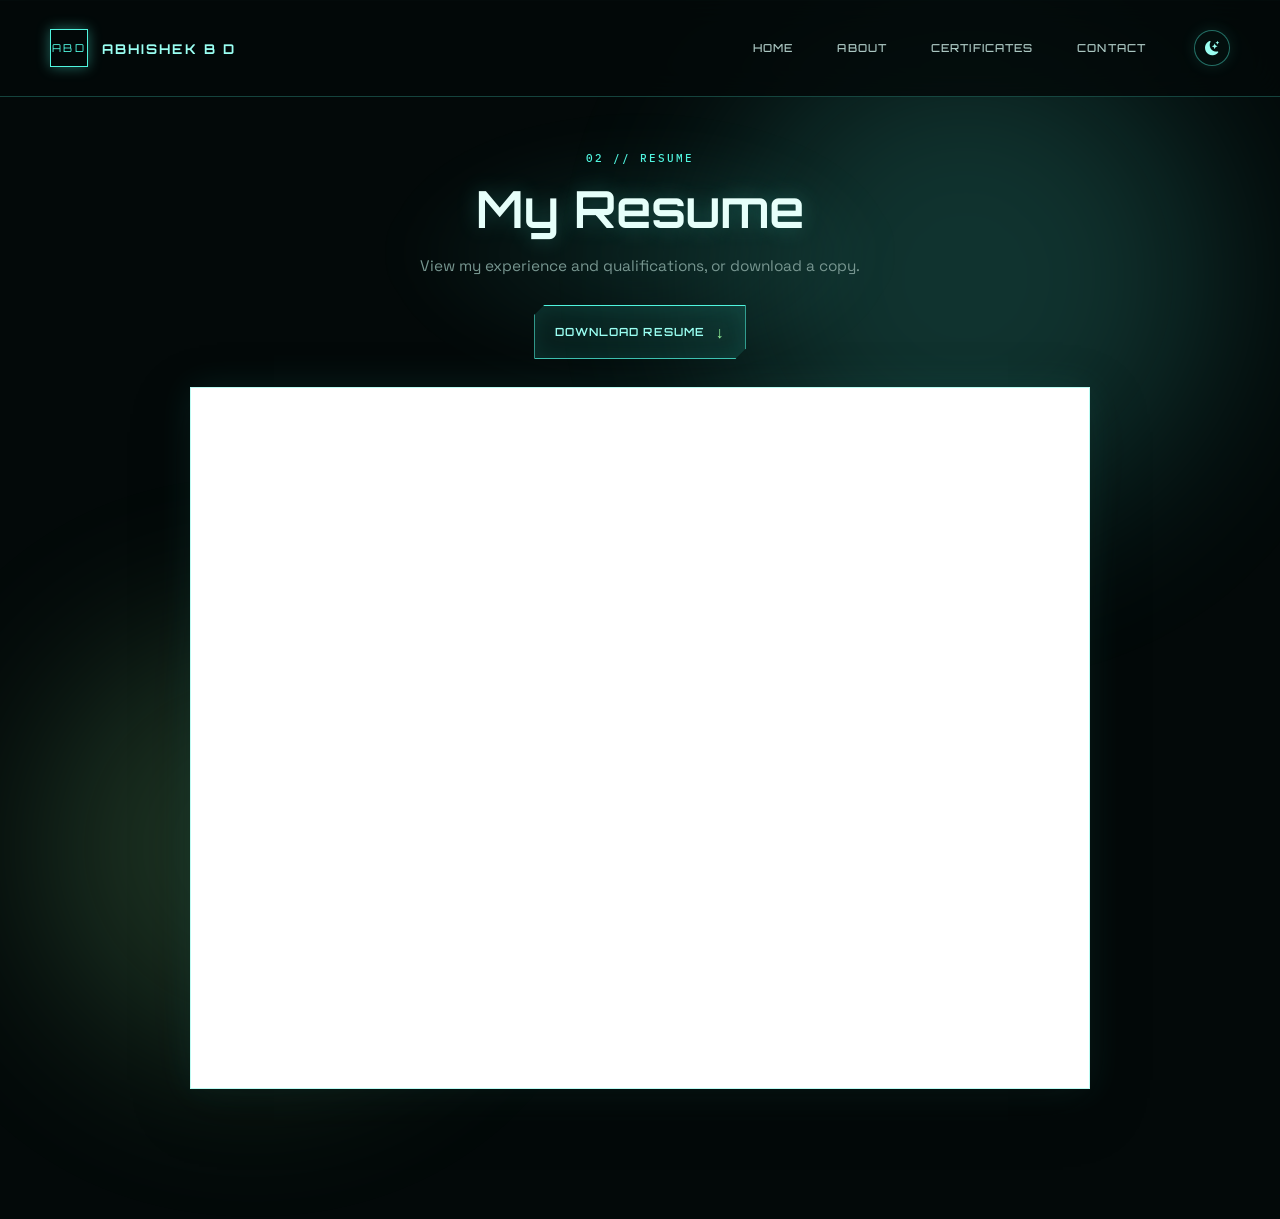
<file: pages/resume.html>
<!DOCTYPE html>
<html lang="en" class="dark" data-theme="dark">
<head>
    <meta charset="UTF-8" />
    <meta name="viewport" content="width=device-width, initial-scale=1.0" />
    <meta name="description" content="View and download Abhishek B D's resume." />
    <title>Resume | Abhishek B D</title>
    <link rel="stylesheet" href="../assets/css/style.css" />
    <link rel="stylesheet" href="../assets/css/responsive.css" />
    <link rel="stylesheet" href="../assets/css/light-mode.css" />
    <link rel="stylesheet" href="../assets/css/effects.css?v=3" />
    <link rel="stylesheet" href="../assets/css/resume.css" />
    <link rel="stylesheet" href="https://cdn.jsdelivr.net/npm/bootstrap-icons@1.11.3/font/bootstrap-icons.min.css" />
</head>
<body>
    <header class="site-header scrolled">
        <nav class="navbar container" aria-label="Primary navigation">
            <a class="brand" href="../index.html"><span class="brand-mark">ABD</span><span class="brand-name">ABHISHEK B D</span></a>
            <div class="nav-panel">
                <ul class="nav-links">
                    <li><a class="nav-link" href="../index.html">HOME</a></li>
                    <li><a class="nav-link" href="about.html">ABOUT</a></li>
                    <li><a class="nav-link" href="certificates.html">CERTIFICATES</a></li>
                    <li><a class="nav-link" href="contact.html">CONTACT</a></li>
                </ul>
                <div class="nav-actions"><button class="theme-toggle" id="themeToggle" type="button" aria-label="Toggle light mode" aria-pressed="false"><i class="bi bi-moon-stars-fill" aria-hidden="true"></i></button></div>
            </div>
        </nav>
    </header>
    <main class="portfolio-section standalone-page resume-page">
        <div class="container section-container">
            <div class="section-heading reveal">
                <p class="section-kicker">02 // RESUME</p>
                <h1>My Resume</h1>
                <p>View my experience and qualifications, or download a copy.</p>
            </div>
            <div class="resume-actions">
                <a class="hud-button" href="../assets/resume/Abhishek-B-D-Resume.pdf" download="Abhishek-B-D-Resume.pdf">DOWNLOAD RESUME <b aria-hidden="true">&darr;</b></a>
            </div>
            <div class="resume-preview">
                <iframe src="../assets/resume/Abhishek-B-D-Resume.pdf" title="Abhishek B D resume preview"></iframe>
            </div>
        </div>
    </main>
    <script src="../assets/js/theme.js" defer></script>
</body>
</html>
</file>
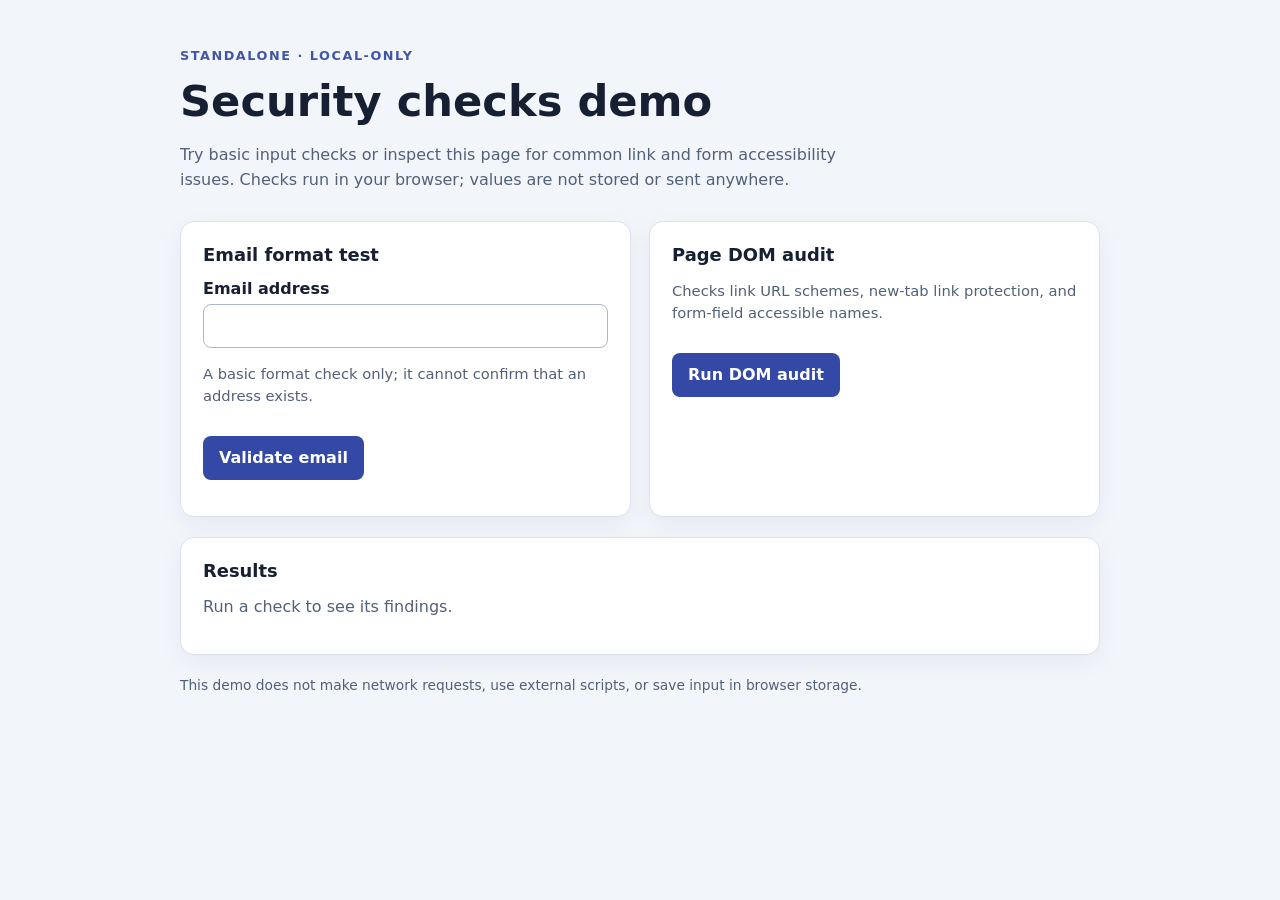
<file: security-module/security-demo.html>
<!doctype html>
<html lang="en">
<head>
  <meta charset="utf-8">
  <meta name="viewport" content="width=device-width, initial-scale=1">
  <meta name="referrer" content="no-referrer">
  <title>Local Security Module Demo</title>
  <style>
    :root {
      color-scheme: light;
      font-family: system-ui, -apple-system, BlinkMacSystemFont, "Segoe UI", sans-serif;
      color: #172033;
      background: #f2f5fa;
      font-synthesis: none;
    }

    * { box-sizing: border-box; }
    body { margin: 0; min-width: 320px; }
    main { width: min(920px, calc(100% - 32px)); margin: 48px auto; }
    .eyebrow { color: #4256a5; font-size: .8rem; font-weight: 700; letter-spacing: .12em; text-transform: uppercase; }
    h1 { margin: 8px 0; font-size: clamp(1.8rem, 5vw, 2.7rem); }
    .intro { max-width: 680px; color: #526078; line-height: 1.6; }
    .grid { display: grid; grid-template-columns: repeat(auto-fit, minmax(min(100%, 320px), 1fr)); gap: 18px; margin-top: 28px; }
    section { padding: 22px; border: 1px solid #dce2ed; border-radius: 14px; background: #fff; box-shadow: 0 8px 24px rgb(28 43 77 / 5%); }
    h2 { margin: 0 0 12px; font-size: 1.12rem; }
    label { display: block; margin: 14px 0 6px; font-weight: 650; }
    input { width: 100%; min-height: 44px; padding: 10px 12px; border: 1px solid #aeb8ca; border-radius: 8px; font: inherit; }
    input:focus, button:focus-visible { outline: 3px solid #8aa4ff; outline-offset: 2px; }
    button { min-height: 44px; margin-top: 14px; padding: 10px 16px; border: 0; border-radius: 8px; color: white; background: #3449a5; font: inherit; font-weight: 650; cursor: pointer; }
    button:hover { background: #263986; }
    .hint, .status { color: #526078; font-size: .92rem; line-height: 1.5; }
    .results { margin-top: 20px; }
    .result-list { display: grid; gap: 10px; padding: 0; list-style: none; }
    .result { padding: 13px 15px; border-left: 5px solid #72809a; border-radius: 7px; background: #f7f8fb; }
    .result strong { display: block; margin-bottom: 3px; }
    .severity { display: inline-block; margin-bottom: 5px; font-size: .74rem; font-weight: 800; letter-spacing: .06em; text-transform: uppercase; }
    .severity-high { color: #a51f28; }
    .severity-medium { color: #865000; }
    .severity-low, .severity-info { color: #3449a5; }
    .severity-critical { color: #810d18; }
    .empty { color: #526078; }
    footer { margin-top: 22px; color: #526078; font-size: .86rem; }
    @media (max-width: 540px) { main { margin: 28px auto; } section { padding: 18px; } }
  </style>
</head>
<body>
  <main>
    <p class="eyebrow">Standalone · local-only</p>
    <h1>Security checks demo</h1>
    <p class="intro">Try basic input checks or inspect this page for common link and form accessibility issues. Checks run in your browser; values are not stored or sent anywhere.</p>

    <div class="grid">
      <section aria-labelledby="email-heading">
        <h2 id="email-heading">Email format test</h2>
        <form id="email-form" novalidate>
          <label for="email">Email address</label>
          <input id="email" name="email" type="email" autocomplete="email" aria-describedby="email-hint email-status">
          <p class="hint" id="email-hint">A basic format check only; it cannot confirm that an address exists.</p>
          <button type="submit">Validate email</button>
          <p class="status" id="email-status" role="status" aria-live="polite"></p>
        </form>
      </section>

      <section aria-labelledby="audit-heading">
        <h2 id="audit-heading">Page DOM audit</h2>
        <p class="hint">Checks link URL schemes, new-tab link protection, and form-field accessible names.</p>
        <button id="audit-button" type="button">Run DOM audit</button>
        <p class="status" id="audit-status" role="status" aria-live="polite"></p>
      </section>
    </div>

    <section class="results" aria-labelledby="results-heading">
      <h2 id="results-heading">Results</h2>
      <ul id="results-list" class="result-list" aria-live="polite" aria-relevant="additions text">
        <li class="empty">Run a check to see its findings.</li>
      </ul>
    </section>

    <footer>This demo does not make network requests, use external scripts, or save input in browser storage.</footer>
  </main>

  <script src="security.js"></script>
  <script>
    (function () {
      "use strict";

      var module = window.PortfolioSecurity;
      var resultsList = document.getElementById("results-list");
      var emailForm = document.getElementById("email-form");
      var emailInput = document.getElementById("email");
      var emailStatus = document.getElementById("email-status");
      var auditStatus = document.getElementById("audit-status");

      function renderFindings(items, emptyMessage) {
        while (resultsList.firstChild) {
          resultsList.removeChild(resultsList.firstChild);
        }

        if (items.length === 0) {
          var empty = document.createElement("li");
          empty.className = "empty";
          empty.textContent = emptyMessage;
          resultsList.appendChild(empty);
          return;
        }

        items.forEach(function (item) {
          var entry = document.createElement("li");
          var severity = document.createElement("span");
          var title = document.createElement("strong");
          var explanation = document.createElement("span");

          entry.className = "result";
          severity.className = "severity severity-" + item.severity;
          severity.textContent = item.severity;
          title.textContent = item.title;
          explanation.textContent = item.explanation + (item.element ? " (" + item.element + ")" : "");
          entry.appendChild(severity);
          entry.appendChild(title);
          entry.appendChild(explanation);
          resultsList.appendChild(entry);
        });
      }

      emailForm.addEventListener("submit", function (event) {
        event.preventDefault();
        var result = module.validateEmail(emailInput.value);
        emailStatus.textContent = result.valid ? "The address matches the basic format." : result.findings[0].explanation;
        renderFindings(result.findings, result.valid ? "No email-format issue found." : "No findings.");
      });

      document.getElementById("audit-button").addEventListener("click", function () {
        var findings = module.auditDocument(document);
        auditStatus.textContent = findings.length
          ? findings.length + (findings.length === 1 ? " finding." : " findings.")
          : "Audit complete. No findings.";
        renderFindings(findings, "Audit complete. No findings.");
      });
    }());
  </script>
</body>
</html>
</file>
<file: assets/css/style.css>
@import url('https://fonts.googleapis.com/css2?family=IBM+Plex+Mono:wght@400;500;600&family=Orbitron:wght@500;600;700;800&family=Space+Grotesk:wght@400;500;600;700&display=swap');
:root{--bg:#030909;--panel:#071514;--text:#e6fffa;--muted:#779690;--line:rgba(72,218,199,.28);--cyan:#50f5df;--cyan-bright:#9afff2;--green:#98f99e;--shadow:0 0 35px rgba(58,239,216,.13)}
.about-section{background:linear-gradient(180deg,rgba(3,9,9,.98),rgba(5,17,16,.96))}.terminal-card{width:min(860px,100%);margin:0 auto;border:1px solid rgba(80,245,223,.38);border-radius:12px;background:linear-gradient(145deg,rgba(9,29,27,.86),rgba(3,12,12,.8));box-shadow:0 0 0 1px rgba(152,249,158,.06),0 18px 55px rgba(0,0,0,.28),0 0 35px rgba(80,245,223,.1);overflow:hidden;transition:border-color .3s ease,box-shadow .3s ease,transform .3s ease}.terminal-card:hover{transform:translateY(-5px);border-color:rgba(80,245,223,.7);box-shadow:0 22px 62px rgba(0,0,0,.32),0 0 42px rgba(80,245,223,.16)}.terminal-header{display:flex;align-items:center;justify-content:space-between;padding:15px 22px;border-bottom:1px solid rgba(80,245,223,.18);background:rgba(80,245,223,.045);font:500 .72rem 'IBM Plex Mono',monospace}.terminal-dots{display:flex;gap:8px}.terminal-dots span{display:block;width:10px;height:10px;border-radius:50%;box-shadow:0 0 8px currentColor}.dot-red{color:#ff6c6c;background:#ff6c6c}.dot-yellow{color:#f6d36b;background:#f6d36b}.dot-green{color:var(--green);background:var(--green)}.terminal-user{color:var(--cyan-bright);letter-spacing:.06em}.terminal-cursor{display:inline-block;margin-left:4px;color:var(--green);animation:blink 1.2s step-end infinite}.terminal-body{padding:42px 54px;color:#a1bdb6;font:400 1rem/1.9 'IBM Plex Mono',monospace}.terminal-body p{margin:0 0 23px}.terminal-body p:last-child{margin-bottom:0}.terminal-prompt{margin-right:12px;color:var(--green);text-shadow:0 0 10px var(--green)}.terminal-body strong{color:var(--green);font-weight:600;text-shadow:0 0 12px rgba(152,249,158,.38)}.about-action{display:flex;justify-content:center;margin-top:35px}.about-button{display:inline-flex;align-items:center;gap:11px;padding:13px 19px;border:1px solid rgba(80,245,223,.58);border-radius:6px;color:var(--cyan-bright);background:rgba(80,245,223,.045);font:500 .67rem 'Orbitron',sans-serif;letter-spacing:.06em;box-shadow:0 0 17px rgba(80,245,223,.08);transition:transform .25s ease,background .25s ease,box-shadow .25s ease}.about-button span{color:var(--cyan);font-size:1.1rem}.about-button b{color:var(--green);font-size:.85rem}.about-button:hover{transform:translateY(-4px);background:rgba(80,245,223,.12);box-shadow:0 0 28px rgba(80,245,223,.2)}
.skill-progress span{display:block!important;width:100%!important;height:100%;transform:scaleX(0);transform-origin:left;transition:transform 1.1s cubic-bezier(.22,.8,.25,1)}
.portfolio-section{position:relative;padding:130px 0;background:linear-gradient(180deg,rgba(3,9,9,.96),rgba(5,17,16,.98));border-top:1px solid rgba(80,245,223,.1);overflow:hidden}.portfolio-section:before{content:'';position:absolute;top:10%;left:50%;width:520px;height:260px;transform:translateX(-50%);background:radial-gradient(ellipse,rgba(80,245,223,.1),transparent 68%);filter:blur(20px);pointer-events:none}.section-container{position:relative;z-index:1}.section-heading{max-width:720px;margin:0 auto 76px;text-align:center}.section-kicker{margin:0 0 17px;color:var(--cyan);font:500 .67rem 'IBM Plex Mono',monospace;letter-spacing:.18em}.section-heading h2{margin:0;color:var(--text);font:600 clamp(2.1rem,4vw,4rem)/1.05 'Orbitron',sans-serif;text-shadow:0 0 22px rgba(80,245,223,.24)}.section-heading>p:last-child{margin:20px auto 0;color:var(--muted);font-size:.96rem}.education-timeline{position:relative;max-width:960px;margin:0 auto;padding:5px 0}.education-timeline:before{content:'';position:absolute;top:0;bottom:0;left:50%;width:1px;background:linear-gradient(180deg,transparent,var(--cyan) 9%,rgba(80,245,223,.35) 50%,var(--green) 91%,transparent);box-shadow:0 0 13px rgba(80,245,223,.65)}.education-card{position:relative;width:calc(50% - 42px);margin-bottom:40px;padding:28px 30px;border:1px solid rgba(80,245,223,.23);background:linear-gradient(135deg,rgba(10,29,27,.84),rgba(4,14,13,.7));box-shadow:0 14px 36px rgba(0,0,0,.2),inset 0 0 30px rgba(80,245,223,.025);clip-path:polygon(10px 0,100% 0,100% calc(100% - 10px),calc(100% - 10px) 100%,0 100%,0 10px);transition:transform .3s ease,border-color .3s ease,box-shadow .3s ease}.education-card:nth-child(odd){margin-right:auto}.education-card:nth-child(even){margin-left:auto}.education-card:hover{transform:translateY(-8px);border-color:rgba(80,245,223,.7);box-shadow:0 18px 42px rgba(0,0,0,.28),0 0 26px rgba(80,245,223,.14)}.timeline-marker{position:absolute;top:29px;width:46px;height:46px;display:grid;place-items:center;border:1px solid var(--cyan);border-radius:50%;background:var(--bg);color:var(--cyan-bright);font:500 .53rem 'IBM Plex Mono',monospace;box-shadow:0 0 0 5px rgba(80,245,223,.07),0 0 22px rgba(80,245,223,.55)}.education-card:nth-child(odd) .timeline-marker{right:-66px}.education-card:nth-child(even) .timeline-marker{left:-66px}.education-card-header{display:flex;align-items:flex-start;justify-content:space-between;gap:17px}.timeline-date{margin:0 0 11px;color:var(--cyan);font:500 .63rem 'IBM Plex Mono',monospace;letter-spacing:.08em}.education-card h3{margin:0;color:var(--text);font:600 1rem/1.35 'Orbitron',sans-serif}.institution{margin:9px 0 0;color:#9bbcb5;font-size:.84rem}.score-badge{flex:none;padding:7px 9px;border:1px solid rgba(152,249,158,.55);color:var(--green);font:500 .58rem 'IBM Plex Mono',monospace;white-space:nowrap}.education-description{margin:22px 0 0;color:#86a19b;font-size:.84rem;line-height:1.7}.skills-section{background:linear-gradient(180deg,rgba(5,17,16,.98),rgba(3,9,9,1))}.skills-grid{display:grid;grid-template-columns:repeat(3,1fr);gap:20px;max-width:1100px;margin:0 auto}.skill-card{position:relative;min-height:188px;padding:25px 23px 31px;border:1px solid rgba(80,245,223,.2);border-radius:5px;background:linear-gradient(145deg,rgba(11,34,32,.8),rgba(4,14,13,.74));box-shadow:inset 0 0 24px rgba(80,245,223,.025),0 14px 30px rgba(0,0,0,.2);transition:transform .3s ease,border-color .3s ease,box-shadow .3s ease}.skill-card:hover{transform:translateY(-7px);border-color:rgba(80,245,223,.65);box-shadow:inset 0 0 30px rgba(80,245,223,.06),0 0 25px rgba(80,245,223,.13)}.skill-card-top{display:flex;gap:14px;align-items:flex-start}.skill-icon{display:grid;place-items:center;flex:none;width:37px;height:37px;border:1px solid var(--cyan);color:var(--cyan);font:500 .63rem 'IBM Plex Mono',monospace;box-shadow:0 0 13px rgba(80,245,223,.22)}.skill-card h3{margin:2px 0 8px;color:var(--text);font:600 .86rem 'Orbitron',sans-serif}.skill-card p{margin:0;color:#8fa9a2;font-size:.78rem;line-height:1.65}.skill-progress{position:absolute;right:23px;bottom:17px;left:23px;height:3px;background:rgba(80,245,223,.12);overflow:hidden}.skill-progress span{display:block;width:0;height:100%;background:linear-gradient(90deg,var(--cyan),var(--green));box-shadow:0 0 10px var(--cyan);transition:width 1.1s cubic-bezier(.22,.8,.25,1)}.skill-card.is-visible .skill-progress span{width:var(--progress)!important}.skill-percent{position:absolute;right:23px;bottom:23px;color:var(--green);font:500 .56rem 'IBM Plex Mono',monospace}.skill-note{margin:34px auto 0;color:#52726b;text-align:center;font:500 .59rem 'IBM Plex Mono',monospace}
.skill-card.is-visible .skill-progress span{transform:scaleX(var(--progress-scale,1))}
*{box-sizing:border-box}html{scroll-behavior:smooth;background:var(--bg)}body{isolation:isolate;min-width:320px;margin:0;background:var(--bg);color:var(--text);font-family:'Space Grotesk',sans-serif;overflow-x:hidden}body:before,body:after{content:'';position:fixed;z-index:-2;pointer-events:none;border-radius:50%;filter:blur(90px);opacity:.18}.site-noise{position:fixed;inset:0;z-index:-1;pointer-events:none;opacity:.07;background-image:url("data:image/svg+xml,%3Csvg viewBox='0 0 180 180' xmlns='http://www.w3.org/2000/svg'%3E%3Cfilter id='n'%3E%3CfeTurbulence type='fractalNoise' baseFrequency='.85' numOctaves='4' stitchTiles='stitch'/%3E%3C/filter%3E%3Crect width='100%25' height='100%25' filter='url(%23n)' opacity='.5'/%3E%3C/svg%3E")}body:before{width:500px;height:500px;top:3%;right:5%;background:var(--cyan)}body:after{width:430px;height:430px;bottom:-18%;left:3%;background:var(--green)}.site-grid{position:fixed;inset:0;z-index:-3;pointer-events:none;background-image:linear-gradient(rgba(70,200,181,.045) 1px,transparent 1px),linear-gradient(90deg,rgba(70,200,181,.045) 1px,transparent 1px);background-size:74px 74px;mask-image:linear-gradient(to bottom,black,transparent 90%)}a{color:inherit;text-decoration:none}button{font:inherit}.container{width:min(calc(100% - 100px),1400px);margin-inline:auto}
.site-header{position:fixed;z-index:10;top:0;left:0;width:100%;border-bottom:1px solid transparent;transition:background .3s ease,border-color .3s ease,backdrop-filter .3s ease}.site-header.scrolled{background:rgba(3,9,9,.82);border-color:var(--line);backdrop-filter:blur(16px)}.navbar{min-height:96px;display:flex;align-items:center;justify-content:space-between;gap:40px}.brand{display:flex;align-items:center;gap:14px;font-family:'Orbitron',sans-serif;letter-spacing:.13em}.brand-mark{display:grid;place-items:center;width:38px;height:38px;border:1px solid var(--cyan);color:var(--cyan);font-size:.68rem;box-shadow:0 0 14px rgba(80,245,223,.4)}.brand-name{font-size:.84rem;font-weight:700;color:var(--cyan-bright)}.nav-panel{display:flex;align-items:center;gap:30px}.nav-links{display:flex;align-items:center;gap:8px;margin:0;padding:0;list-style:none}.nav-link,.dropdown-toggle{display:block;position:relative;border:1px solid transparent;background:transparent;color:#aac6c1;padding:13px 17px;cursor:pointer;font:500 .69rem 'Orbitron',sans-serif;letter-spacing:.1em;transition:color .25s ease,background .25s ease,border-color .25s ease}.nav-link:before,.dropdown-toggle:before{content:'';position:absolute;inset:0;background:rgba(80,245,223,.06);opacity:0;transition:opacity .25s ease;clip-path:polygon(8px 0,100% 0,100% calc(100% - 8px),calc(100% - 8px) 100%,0 100%,0 8px)}.nav-link:hover,.nav-link.active,.dropdown-toggle:hover,.nav-dropdown.open .dropdown-toggle{color:var(--cyan-bright);border-color:var(--line);text-shadow:0 0 10px rgba(80,245,223,.7)}.nav-link:hover:before,.nav-link.active:before,.dropdown-toggle:hover:before{opacity:1}.nav-link.active{border-color:var(--cyan);box-shadow:inset 0 0 18px rgba(80,245,223,.08),0 0 13px rgba(80,245,223,.15)}.dropdown-toggle span{color:var(--cyan);margin-left:7px}.nav-dropdown{position:relative}.dropdown-menu{position:absolute;top:calc(100% + 10px);right:0;min-width:185px;margin:0;padding:8px;background:rgba(4,14,13,.97);border:1px solid var(--line);box-shadow:var(--shadow);opacity:0;visibility:hidden;transform:translateY(-5px);transition:opacity .2s ease,transform .2s ease,visibility .2s ease;list-style:none}.nav-dropdown.open .dropdown-menu,.nav-dropdown:focus-within .dropdown-menu{opacity:1;visibility:visible;transform:translateY(0)}.dropdown-menu a{display:block;padding:11px 13px;color:var(--muted);font:500 .62rem 'Orbitron',sans-serif;letter-spacing:.1em}.dropdown-menu a:hover{background:rgba(80,245,223,.08);color:var(--cyan)}.nav-status{color:#78928d;font:500 .58rem 'IBM Plex Mono',monospace;letter-spacing:.08em;white-space:nowrap}.nav-status i,.availability i{display:inline-block;width:6px;height:6px;margin-right:7px;border-radius:50%;background:var(--green);box-shadow:0 0 10px var(--green)}.menu-toggle{display:none;background:transparent;border:1px solid var(--line);padding:8px;cursor:pointer}.menu-toggle span{display:block;width:22px;height:2px;margin:4px;background:var(--cyan)}
.hero-section{position:relative;min-height:100vh;padding:160px 0 80px;display:flex;align-items:center}.hero-layout{display:grid;grid-template-columns:minmax(0,.9fr) minmax(500px,1.1fr);align-items:center;gap:70px}.hero-content{padding:15px 0}.status-line,.hero-intro,.hero-role,.hero-footer-meta,.hud-coordinate,.scroll-cue{font-family:'IBM Plex Mono',monospace}.status-line{margin:0 0 38px;color:var(--cyan);font-size:.7rem;letter-spacing:.16em}.status-line span{color:var(--green);text-shadow:0 0 10px var(--green)}.hero-intro{margin:0 0 5px;color:#a3c4bd;font-size:1.2rem;letter-spacing:.2em}.hero-name{position:relative;margin:0;color:#eafffb;font:700 clamp(4.7rem,9vw,9.5rem)/.84 'Orbitron',sans-serif;letter-spacing:-.045em;text-shadow:0 0 7px var(--cyan),0 0 32px rgba(45,233,209,.72),0 0 75px rgba(69,207,148,.32)}.hero-name:after{content:'';position:absolute;z-index:-1;left:10%;bottom:8%;width:66%;height:36%;background:var(--green);filter:blur(65px);opacity:.16}.hero-name span{color:var(--cyan);font-size:.77em}.hero-role{display:inline-block;margin:31px 0 20px;padding:8px 13px;border-left:2px solid var(--cyan);background:linear-gradient(90deg,rgba(80,245,223,.11),transparent);color:var(--cyan-bright);font-size:.77rem;letter-spacing:.11em}.hero-description{max-width:480px;margin:0;color:#9ab5af;font-size:1rem;line-height:1.8}.hero-actions{display:flex;align-items:center;gap:25px;margin-top:36px}.hud-button{display:inline-flex;align-items:center;gap:11px;position:relative;padding:16px 20px;border:1px solid var(--cyan);background:rgba(45,206,184,.1);color:var(--cyan-bright);clip-path:polygon(10px 0,100% 0,100% calc(100% - 10px),calc(100% - 10px) 100%,0 100%,0 10px);font:600 .7rem 'Orbitron',sans-serif;letter-spacing:.09em;box-shadow:inset 0 0 20px rgba(80,245,223,.08),0 0 18px rgba(80,245,223,.14);transition:background .25s ease,box-shadow .25s ease,transform .25s ease}.hud-button span{color:var(--muted);font-size:.58rem}.hud-button b{color:var(--green);font-size:1rem}.hud-button:hover{transform:translateY(-3px);background:rgba(80,245,223,.2);box-shadow:inset 0 0 30px rgba(80,245,223,.13),0 0 32px rgba(80,245,223,.32)}.availability{color:#85a29b;font:500 .6rem 'IBM Plex Mono',monospace;letter-spacing:.08em}.hero-footer-meta{display:flex;gap:23px;margin-top:63px;color:#54736d;font-size:.56rem;letter-spacing:.08em}
.hud-stage{position:relative;min-height:630px;overflow:hidden}.hud-grid{position:absolute;inset:13% 7%;background-image:linear-gradient(rgba(80,245,223,.1) 1px,transparent 1px),linear-gradient(90deg,rgba(80,245,223,.1) 1px,transparent 1px);background-size:43px 43px;transform:perspective(600px) rotateX(52deg) rotateZ(-12deg);opacity:.35;mask-image:radial-gradient(circle,black 15%,transparent 72%)}.hud-rings{position:absolute;top:50%;left:50%;width:min(72%,500px);aspect-ratio:1;transform:translate(-50%,-50%)}.ring{position:absolute;inset:0;border:1px solid var(--line);border-radius:50%}.ring-outer{inset:1%;border-color:rgba(80,245,223,.5);border-left-color:transparent;border-right-color:transparent;animation:spin 18s linear infinite}.ring-middle{inset:10%;border-style:dashed;border-color:rgba(152,249,158,.4);animation:spin-reverse 23s linear infinite}.ring-inner{inset:23%;border-color:rgba(80,245,223,.6);border-top-color:transparent;animation:spin 11s linear infinite}.ring-cross{inset:4%;border:0;border-radius:0;background:linear-gradient(90deg,transparent 49.8%,rgba(80,245,223,.3) 50%,transparent 50.2%),linear-gradient(0deg,transparent 49.8%,rgba(80,245,223,.3) 50%,transparent 50.2%);transform:rotate(45deg)}.ring-scan{position:absolute;inset:1%;border-radius:50%;background:conic-gradient(from 0deg,transparent 0 75%,rgba(80,245,223,.3) 81%,transparent 87%);mask:radial-gradient(transparent 62%,black 63%,black 64%,transparent 65%);animation:spin 7s linear infinite}.hud-center{position:absolute;top:50%;left:50%;width:142px;height:142px;transform:translate(-50%,-50%);display:grid;place-items:center;border:1px solid var(--cyan);border-radius:50%;background:radial-gradient(circle,rgba(80,245,223,.25),rgba(5,24,22,.82) 55%,transparent 70%);box-shadow:0 0 20px rgba(80,245,223,.6),0 0 75px rgba(80,245,223,.3)}.center-core{color:var(--cyan-bright);font:600 1.8rem 'IBM Plex Mono',monospace;text-shadow:0 0 14px var(--cyan)}.center-pulse{position:absolute;inset:21%;border:1px solid var(--green);border-radius:50%;animation:pulse 2.8s ease-in-out infinite}.center-label{position:absolute;bottom:-28px;color:var(--green);font:500 .5rem/1.4 'IBM Plex Mono',monospace;letter-spacing:.14em;text-align:center}.hud-corner{position:absolute;width:43px;height:43px;border-color:var(--line)}.corner-top-left{top:7%;left:2%;border-top:1px solid;border-left:1px solid}.corner-top-right{top:7%;right:2%;border-top:1px solid;border-right:1px solid}.corner-bottom-left{bottom:7%;left:2%;border-bottom:1px solid;border-left:1px solid}.corner-bottom-right{right:2%;bottom:7%;border-right:1px solid;border-bottom:1px solid}.hud-line{position:absolute;height:1px;background:linear-gradient(90deg,transparent,var(--cyan),transparent);opacity:.7;transform-origin:left}.line-one{width:21%;top:32%;left:18%;transform:rotate(23deg)}.line-two{width:22%;top:30%;right:17%;transform:rotate(157deg)}.line-three{width:21%;bottom:29%;right:15%;transform:rotate(205deg)}.hud-node{position:absolute;width:7px;height:7px;border:1px solid var(--cyan);border-radius:50%;background:var(--bg);box-shadow:0 0 12px var(--cyan)}.node-one{top:37%;left:17%}.node-two{top:35%;right:15%}.node-three{bottom:25%;right:14%}.hud-card{position:absolute;display:flex;align-items:center;gap:10px;min-width:162px;padding:11px 12px;border:1px solid rgba(80,245,223,.38);background:rgba(4,17,16,.84);box-shadow:0 0 18px rgba(80,245,223,.08);clip-path:polygon(7px 0,100% 0,100% calc(100% - 7px),calc(100% - 7px) 100%,0 100%,0 7px);animation:float 5s ease-in-out infinite}.hud-card:after{content:'';position:absolute;inset:3px;border:1px solid rgba(80,245,223,.08);pointer-events:none}.card-icon{display:grid;place-items:center;width:30px;height:30px;color:var(--cyan);border:1px solid var(--line);font:500 .62rem 'IBM Plex Mono',monospace}.hud-card div{display:grid;gap:3px}.hud-card small{color:#68928a;font:500 .5rem 'IBM Plex Mono',monospace;letter-spacing:.06em}.hud-card strong{color:var(--cyan-bright);font:600 .71rem 'Orbitron',sans-serif}.hud-card>b{margin-left:auto;color:#4a7971;font:500 .55rem 'IBM Plex Mono',monospace}.card-ai{top:17%;left:2%}.card-passion{top:15%;right:0;animation-delay:-1.7s}.card-projects{bottom:17%;left:4%;animation-delay:-3s}.card-certificates{right:0;bottom:15%;animation-delay:-4s}.hud-coordinate{position:absolute;color:#49756c;font-size:.52rem;letter-spacing:.08em}.coord-one{bottom:7%;left:13%}.coord-two{top:7%;right:13%;color:var(--green)}.scroll-cue{position:absolute;right:50px;bottom:36px;display:flex;align-items:center;gap:11px;color:#57746d;font-size:.55rem;letter-spacing:.14em;writing-mode:vertical-rl}.scroll-cue span{width:1px;height:42px;background:linear-gradient(var(--cyan),transparent)}
</file>
<file: assets/css/responsive.css>
@media (max-width:1180px){.container{width:min(calc(100% - 60px),1400px)}.nav-panel{gap:14px}.nav-link,.dropdown-toggle{padding-inline:10px;font-size:.61rem}.hero-layout{gap:30px}.hero-name{font-size:clamp(4rem,9vw,7rem)}.hud-stage{min-height:560px}.hud-card{min-width:145px}.scroll-cue{right:22px}}
@media (max-width:900px){.container{width:min(calc(100% - 44px),680px)}.navbar{min-height:78px}.menu-toggle{display:block}.nav-panel{display:none;position:absolute;top:78px;left:22px;right:22px;align-items:stretch;flex-direction:column;gap:15px;padding:15px;background:rgba(4,14,13,.98);border:1px solid var(--line);box-shadow:0 15px 35px rgba(0,0,0,.35)}.nav-panel.open{display:flex}.nav-links{align-items:stretch;flex-direction:column;gap:3px}.nav-link,.dropdown-toggle{width:100%;padding:14px;text-align:left}.nav-status{padding:8px 14px;border-top:1px solid var(--line)}.dropdown-menu{position:static;display:none;margin:0 10px;opacity:1;visibility:visible;transform:none;box-shadow:none}.nav-dropdown.open .dropdown-menu{display:block}.hero-section{padding:130px 0 70px}.hero-layout{grid-template-columns:1fr;gap:45px}.hero-content{max-width:650px}.hero-name{font-size:clamp(4.2rem,14vw,7rem)}.hud-stage{min-height:530px;order:2}.hero-footer-meta{margin-top:45px}.scroll-cue{display:none}}
@media (max-width:560px){.container{width:calc(100% - 30px)}.brand-name{font-size:.7rem}.hero-section{padding-top:115px}.status-line{margin-bottom:28px;font-size:.59rem}.hero-intro{font-size:.92rem}.hero-name{font-size:clamp(3.4rem,17vw,5.4rem)}.hero-role{font-size:.59rem;line-height:1.6}.hero-description{font-size:.9rem;line-height:1.65}.hero-actions{align-items:flex-start;flex-direction:column;gap:19px}.hero-footer-meta{flex-wrap:wrap;gap:10px 18px;font-size:.49rem}.hud-stage{min-height:400px;margin-inline:-8px}.hud-rings{width:73%}.hud-center{width:100px;height:100px}.center-core{font-size:1.3rem}.hud-card{min-width:126px;padding:8px}.hud-card small{font-size:.4rem}.hud-card strong{font-size:.55rem}.card-icon{width:24px;height:24px;font-size:.48rem}.card-ai{top:12%;left:0}.card-passion{top:12%;right:0}.card-projects{bottom:13%;left:0}.card-certificates{right:0;bottom:12%}.hud-coordinate{font-size:.43rem}.coord-one{left:4%;bottom:3%}.coord-two{right:4%;top:3%}.hud-corner{width:27px;height:27px}}
@media (max-width:900px){.portfolio-section{padding:95px 0}.section-heading{margin-bottom:55px}.education-timeline{padding-left:28px}.education-timeline:before{left:8px}.education-card,.education-card:nth-child(odd),.education-card:nth-child(even){width:100%;margin:0 0 28px}.education-card:nth-child(odd) .timeline-marker,.education-card:nth-child(even) .timeline-marker{left:-43px;right:auto}.skills-grid{grid-template-columns:repeat(2,1fr)}}
@media (max-width:560px){.section-heading h2{font-size:2rem}.section-heading>p:last-child{font-size:.86rem}.education-card{padding:23px 20px}.education-card-header{display:block}.score-badge{display:inline-block;margin-top:15px}.education-card h3{font-size:.83rem}.education-description{font-size:.79rem}.skills-grid{grid-template-columns:1fr}.skill-card{min-height:175px}.skill-card p{font-size:.75rem}.hud-stage{margin-inline:0}}
@media (max-width:700px){.terminal-header{padding:13px 16px}.terminal-body{padding:28px 22px;font-size:.8rem;line-height:1.8}.about-button{font-size:.58rem}.about-section .section-heading{margin-bottom:42px}}
</file>
<file: assets/css/light-mode.css>
/* Palette adapted from the supplied light-mode implementation. */
html[data-theme="light"]{color-scheme:light;--bg:#f7f6f2;--panel:#ffffff;--text:#10141b;--muted:#4b5668;--line:rgba(11,27,77,.18);--cyan:#ff5a1f;--cyan-bright:#9b1227;--green:#0b1b4d;--shadow:0 12px 30px rgba(11,27,77,.12)}
html[data-theme="light"],html[data-theme="light"] body{background:#f7f6f2;color:#10141b}html[data-theme="light"] body:before{background:#ffb59b;opacity:.14}html[data-theme="light"] body:after{background:#8fa8df;opacity:.13}html[data-theme="light"] .site-grid{background-image:linear-gradient(rgba(11,27,77,.045) 1px,transparent 1px),linear-gradient(90deg,rgba(11,27,77,.045) 1px,transparent 1px)}html[data-theme="light"] .site-noise{opacity:.035}
html[data-theme="light"] .site-header{color:#10141b}html[data-theme="light"] .site-header.scrolled{background:rgba(250,250,252,.94);border-color:rgba(11,27,77,.12);box-shadow:0 8px 22px rgba(11,27,77,.08)}html[data-theme="light"] .brand-mark{border-color:#ff5a1f;color:#ff5a1f;box-shadow:0 0 14px rgba(255,90,31,.25)}html[data-theme="light"] .brand-name{color:#0b1b4d;text-shadow:none}html[data-theme="light"] .nav-link,html[data-theme="light"] .dropdown-toggle{color:#273042}html[data-theme="light"] .nav-link:hover,html[data-theme="light"] .nav-link.active,html[data-theme="light"] .dropdown-toggle:hover,html[data-theme="light"] .nav-dropdown.open .dropdown-toggle{color:#fff;border-color:#ff5a1f;background:#ff5a1f;text-shadow:none;box-shadow:0 10px 18px -6px rgba(255,90,31,.35)}html[data-theme="light"] .nav-link:before,html[data-theme="light"] .dropdown-toggle:before{background:transparent}html[data-theme="light"] .dropdown-menu{background:rgba(255,255,255,.98);border-color:rgba(11,27,77,.16);box-shadow:0 12px 28px rgba(11,27,77,.12)}html[data-theme="light"] .dropdown-menu a{color:#2a3342}html[data-theme="light"] .dropdown-menu a:hover{color:#ff5a1f;background:rgba(255,90,31,.08)}html[data-theme="light"] .nav-status{color:#4b5668}html[data-theme="light"] .nav-status i{background:#ff5a1f;box-shadow:0 0 10px rgba(255,90,31,.35)}
.nav-actions{display:flex;align-items:center;gap:18px}.theme-toggle{display:grid;place-items:center;width:36px;height:36px;padding:0;border:1px solid rgba(80,245,223,.42);border-radius:50%;background:rgba(4,17,16,.78);color:var(--cyan-bright);cursor:pointer;box-shadow:0 0 15px rgba(80,245,223,.12);transition:transform .25s ease,background .25s ease,border-color .25s ease,box-shadow .25s ease}.theme-toggle:hover{transform:translateY(-2px);border-color:var(--cyan);box-shadow:0 0 22px rgba(80,245,223,.3)}.theme-toggle i{font-size:.9rem;transition:transform .35s ease}.theme-transition .theme-toggle i{transform:rotate(180deg) scale(.9)}html[data-theme="light"] .theme-toggle{background:#fff;border-color:rgba(11,27,77,.2);color:#ff5a1f;box-shadow:0 8px 18px rgba(11,27,77,.12)}html[data-theme="light"] .theme-toggle:hover{border-color:#ff5a1f;box-shadow:0 0 20px rgba(255,90,31,.25)}
html[data-theme="light"] .hero-section{background:linear-gradient(120deg,rgba(255,255,255,.98),rgba(240,243,248,.92) 45%,rgba(230,234,242,.98));}html[data-theme="light"] .status-line{color:#ff5a1f}html[data-theme="light"] .status-line span{color:#9b1227;text-shadow:none}html[data-theme="light"] .hero-intro{color:#0b1b4d}html[data-theme="light"] .hero-name{color:#0b1b4d;text-shadow:0 10px 24px rgba(11,27,77,.18)}html[data-theme="light"] .hero-name span{color:#ff5a1f}html[data-theme="light"] .hero-name:after{background:#ff5a1f;opacity:.1}html[data-theme="light"] .hero-role{border-color:#ff5a1f;background:linear-gradient(90deg,rgba(255,90,31,.1),transparent);color:#9b1227}html[data-theme="light"] .hero-description{color:#4b5668}html[data-theme="light"] .hud-button{border-color:#ff5a1f;background:rgba(255,90,31,.08);color:#9b1227;box-shadow:0 0 18px rgba(255,90,31,.12)}html[data-theme="light"] .hud-button:hover{background:#ff5a1f;color:#fff;box-shadow:0 0 28px rgba(255,90,31,.3)}html[data-theme="light"] .hud-button span,html[data-theme="light"] .availability{color:#4b5668}html[data-theme="light"] .hud-button b{color:#0b1b4d}html[data-theme="light"] .availability i{background:#ff5a1f;box-shadow:0 0 10px rgba(255,90,31,.35)}html[data-theme="light"] .hero-footer-meta{color:#667085}
html[data-theme="light"] .hud-grid{background-image:linear-gradient(rgba(11,27,77,.1) 1px,transparent 1px),linear-gradient(90deg,rgba(11,27,77,.1) 1px,transparent 1px);opacity:.24}html[data-theme="light"] .ring{border-color:rgba(11,27,77,.28)}html[data-theme="light"] .ring-outer{border-left-color:transparent;border-right-color:transparent}html[data-theme="light"] .ring-middle{border-color:rgba(255,90,31,.32)}html[data-theme="light"] .ring-inner{border-top-color:transparent}html[data-theme="light"] .ring-cross{background:linear-gradient(90deg,transparent 49.8%,rgba(11,27,77,.24) 50%,transparent 50.2%),linear-gradient(0deg,transparent 49.8%,rgba(11,27,77,.24) 50%,transparent 50.2%)}html[data-theme="light"] .hud-center{border-color:#0b1b4d;background:radial-gradient(circle,rgba(255,90,31,.2),rgba(255,255,255,.9) 55%,transparent 70%);box-shadow:0 0 20px rgba(11,27,77,.18),0 0 55px rgba(255,90,31,.15)}html[data-theme="light"] .center-core{color:#0b1b4d;text-shadow:none}html[data-theme="light"] .center-pulse{border-color:#ff5a1f}html[data-theme="light"] .center-label,html[data-theme="light"] .coord-two{color:#9b1227}html[data-theme="light"] .hud-corner{border-color:rgba(11,27,77,.25)}html[data-theme="light"] .hud-line{background:linear-gradient(90deg,transparent,#ff5a1f,transparent)}html[data-theme="light"] .hud-node{border-color:#ff5a1f;background:#fff;box-shadow:0 0 12px rgba(255,90,31,.35)}html[data-theme="light"] .hud-card{border-color:rgba(11,27,77,.18);background:rgba(255,255,255,.92);box-shadow:0 12px 28px rgba(11,27,77,.12)}html[data-theme="light"] .hud-card small,html[data-theme="light"] .hud-card>b,html[data-theme="light"] .hud-coordinate{color:#667085}html[data-theme="light"] .hud-card strong{color:#0b1b4d}html[data-theme="light"] .card-icon{color:#ff5a1f;border-color:rgba(11,27,77,.2)}
html[data-theme="light"] .portfolio-section{background:linear-gradient(180deg,#f7f6f2,#eef1f7);border-top-color:rgba(11,27,77,.1)}html[data-theme="light"] .portfolio-section:before{background:radial-gradient(ellipse,rgba(255,90,31,.08),transparent 68%)}html[data-theme="light"] .section-kicker{color:#ff5a1f}html[data-theme="light"] .section-heading h2{color:#0b1b4d;text-shadow:none}html[data-theme="light"] .section-heading>p:last-child{color:#4b5668}html[data-theme="light"] .terminal-card,html[data-theme="light"] .education-card,html[data-theme="light"] .skill-card{border-color:rgba(11,27,77,.18);background:linear-gradient(160deg,#fff,#eef1f7);box-shadow:0 18px 36px rgba(11,27,77,.12)}html[data-theme="light"] .terminal-card:hover,html[data-theme="light"] .education-card:hover,html[data-theme="light"] .skill-card:hover{border-color:#ff5a1f;box-shadow:0 18px 42px rgba(11,27,77,.15)}html[data-theme="light"] .terminal-header{color:#0b1b4d;background:rgba(11,27,77,.04);border-bottom-color:rgba(11,27,77,.12)}html[data-theme="light"] .terminal-user,html[data-theme="light"] .terminal-body strong{color:#ff5a1f;text-shadow:none}html[data-theme="light"] .terminal-body{color:#273042}html[data-theme="light"] .terminal-prompt{color:#0b1b4d;text-shadow:none}html[data-theme="light"] .education-timeline:before{background:linear-gradient(180deg,transparent,#ff5a1f 9%,rgba(11,27,77,.3) 50%,#9b1227 91%,transparent);box-shadow:0 0 13px rgba(255,90,31,.35)}html[data-theme="light"] .timeline-marker{background:#fff;border-color:#ff5a1f;color:#ff5a1f;box-shadow:0 0 0 5px rgba(255,90,31,.08),0 0 18px rgba(255,90,31,.35)}html[data-theme="light"] .timeline-date,html[data-theme="light"] .score-badge{color:#ff5a1f}html[data-theme="light"] .education-card h3,html[data-theme="light"] .skill-card h3{color:#0b1b4d}html[data-theme="light"] .institution,html[data-theme="light"] .education-description,html[data-theme="light"] .skill-card p{color:#4b5668}html[data-theme="light"] .score-badge{border-color:rgba(255,90,31,.45)}html[data-theme="light"] .skill-icon{border-color:#ff5a1f;color:#ff5a1f;box-shadow:0 0 13px rgba(255,90,31,.2)}html[data-theme="light"] .skill-progress{background:rgba(11,27,77,.14)}html[data-theme="light"] .skill-progress span{background:linear-gradient(90deg,#ff5a1f,#9b1227);box-shadow:0 0 10px rgba(255,90,31,.35)}html[data-theme="light"] .skill-percent{color:#9b1227}html[data-theme="light"] .skill-note{color:#667085}
html[data-theme="light"] .certifications-section{background:linear-gradient(180deg,#f7f6f2,#eef1f7)}html[data-theme="light"] .cert-filter{border-color:rgba(11,27,77,.3);background:rgba(255,255,255,.55);color:#0b1b4d}html[data-theme="light"] .cert-filter i{color:#ff5a1f}html[data-theme="light"] .cert-filter b{color:#4b5668}html[data-theme="light"] .cert-filter:hover,html[data-theme="light"] .cert-filter.is-active{color:#fff;border-color:#ff5a1f;background:#ff5a1f;box-shadow:0 0 20px rgba(255,90,31,.3)}html[data-theme="light"] .cert-filter.is-active b{color:#fff}html[data-theme="light"] .cert-book{border-color:rgba(11,27,77,.24);background:linear-gradient(145deg,#fff,#eef1f7);box-shadow:0 30px 55px rgba(11,27,77,.18),0 0 30px rgba(255,90,31,.1),inset 0 0 35px rgba(11,27,77,.04)}html[data-theme="light"] .cert-book:before{border-color:rgba(255,90,31,.16)}html[data-theme="light"] .cert-cover{color:#0b1b4d;background:radial-gradient(circle at 50% 35%,rgba(255,90,31,.15),transparent 36%),linear-gradient(145deg,#fff,#eef1f7 66%);border-color:rgba(11,27,77,.2)}html[data-theme="light"] .cert-cover-mark{border-color:#ff5a1f;box-shadow:0 0 25px rgba(255,90,31,.35),inset 0 0 25px rgba(255,90,31,.1)}html[data-theme="light"] .cert-cover small,html[data-theme="light"] .cert-page-label{color:#9b1227}html[data-theme="light"] .cert-page{background:linear-gradient(160deg,#fff,#eef1f7);border-color:rgba(11,27,77,.2)}html[data-theme="light"] .cert-image-frame{border-color:rgba(11,27,77,.2);background:#f7f8fb}html[data-theme="light"] .cert-page-info h3{color:#0b1b4d}html[data-theme="light"] .cert-page-info>p:not(.cert-page-label),html[data-theme="light"] .cert-page-info dd{color:#273042}html[data-theme="light"] .cert-page-info dl{color:#4b5668}html[data-theme="light"] .cert-page-info dl div{border-bottom-color:rgba(11,27,77,.12)}html[data-theme="light"] .cert-page-info dt{color:#667085}html[data-theme="light"] .cert-nav-button{border-color:rgba(11,27,77,.3);background:#fff;color:#0b1b4d;box-shadow:0 12px 22px rgba(11,27,77,.15)}html[data-theme="light"] .cert-nav-button:hover:not(:disabled){background:#ff5a1f;color:#fff;border-color:#ff5a1f;box-shadow:0 0 22px rgba(255,90,31,.35)}html[data-theme="light"] .cert-progress-track{background:rgba(11,27,77,.15)}html[data-theme="light"] .cert-progress-track span{background:linear-gradient(90deg,#ff5a1f,#0b1b4d);box-shadow:0 0 8px rgba(255,90,31,.3)}html[data-theme="light"] .cert-dot{border-color:rgba(11,27,77,.45)}html[data-theme="light"] .cert-dot:hover,html[data-theme="light"] .cert-dot[aria-pressed=true]{border-color:#ff5a1f;background:#ff5a1f;box-shadow:0 0 10px rgba(255,90,31,.5)}html[data-theme="light"] .cert-viewer-meta{color:#0b1b4d}
html[data-theme="light"] .theme-transition *{transition-duration:.35s!important}
html[data-theme="light"] .social-section,html[data-theme="light"] .contact-section{background:linear-gradient(180deg,#f7f6f2,#eef1f7)}html[data-theme="light"] .signal-panel,html[data-theme="light"] .contact-intro,html[data-theme="light"] .contact-form{border-color:rgba(11,27,77,.18);background:linear-gradient(145deg,#ffffff,#e9edf4);box-shadow:0 18px 40px rgba(11,27,77,.14),inset 0 0 30px rgba(11,27,77,.025)}html[data-theme="light"] .signal-panel:before{background:repeating-linear-gradient(0deg,transparent 0,transparent 3px,rgba(11,27,77,.025) 4px)}html[data-theme="light"] .signal-panel:hover{border-color:#ff5a1f;box-shadow:0 23px 50px rgba(11,27,77,.18),0 0 28px rgba(255,90,31,.12)}html[data-theme="light"] .signal-terminal-bar{border-bottom-color:rgba(11,27,77,.12);color:#0b1b4d}html[data-theme="light"] .signal-terminal-bar>b{color:#16733b}html[data-theme="light"] .signal-terminal-bar>b i{background:#16733b;box-shadow:0 0 9px rgba(22,115,59,.45)}html[data-theme="light"] .signal-label{color:#667085}html[data-theme="light"] .social-card{border-color:rgba(11,27,77,.15);background:rgba(255,255,255,.78);box-shadow:0 8px 18px rgba(11,27,77,.08)}html[data-theme="light"] .social-card:hover{border-color:#ff5a1f;background:#fff;box-shadow:0 10px 22px rgba(255,90,31,.16)}html[data-theme="light"] .social-card>i{color:#ff5a1f}html[data-theme="light"] .social-card strong{color:#0b1b4d}html[data-theme="light"] .social-card small{color:#4b5668}html[data-theme="light"] .social-card>b{color:#9b1227}html[data-theme="light"] .contact-intro{color:#273042}html[data-theme="light"] .contact-email{color:#9b1227}html[data-theme="light"] .contact-email i{color:#ff5a1f}html[data-theme="light"] .contact-service-note{color:#4b5668}html[data-theme="light"] .form-field label{color:#9b1227}html[data-theme="light"] .form-field input,html[data-theme="light"] .form-field select,html[data-theme="light"] .form-field textarea{border-color:rgba(11,27,77,.22);background:#fff;color:#10141b;box-shadow:inset 0 1px 2px rgba(11,27,77,.04)}html[data-theme="light"] .form-field input::placeholder,html[data-theme="light"] .form-field textarea::placeholder{color:#667085}html[data-theme="light"] .form-field input:focus,html[data-theme="light"] .form-field select:focus,html[data-theme="light"] .form-field textarea:focus{border-color:#ff5a1f;box-shadow:0 0 0 3px rgba(255,90,31,.14)}html[data-theme="light"] .field-error{color:#b42318}html[data-theme="light"] .contact-submit{border-color:#ff5a1f;background:rgba(255,90,31,.08);color:#9b1227}html[data-theme="light"] .contact-submit:hover{background:#ff5a1f;color:#fff;box-shadow:0 0 24px rgba(255,90,31,.25)}html[data-theme="light"] .form-feedback{border-color:rgba(11,27,77,.18);background:#fff;color:#273042}
@media (max-width:900px){.nav-actions{justify-content:space-between;width:100%;padding:8px 14px;border-top:1px solid var(--line)}html[data-theme="light"] .nav-actions{border-top-color:rgba(11,27,77,.12)}}
@media (prefers-reduced-motion:reduce){html[data-theme="light"] .theme-transition *{transition-duration:.01ms!important}.theme-toggle i{transition:none}}
</file>
<file: assets/css/effects.css>
#three-bg-container{position:fixed;inset:0;width:100%;height:100%;z-index:0;touch-action:none;pointer-events:none;overflow:hidden;contain:strict}#three-bg-container canvas{display:block;width:100%;height:100%;pointer-events:none}.standalone-page{background:transparent!important}
</file>
<file: assets/css/resume.css>
.resume-page{min-height:100vh;padding-top:150px}
.resume-page .section-heading{margin-bottom:30px}
.resume-page .section-heading h1{margin:0;color:var(--text);font:600 clamp(2.1rem,4vw,4rem)/1.05 'Orbitron',sans-serif;text-shadow:0 0 22px rgba(80,245,223,.24)}
.resume-actions{display:flex;justify-content:center;margin:0 auto 28px}
.resume-preview{width:min(900px,100%);height:min(78vh,1100px);min-height:500px;margin:0 auto;border:1px solid rgba(80,245,223,.38);background:#fff;box-shadow:0 18px 55px rgba(0,0,0,.3),0 0 35px rgba(80,245,223,.1)}
.resume-preview iframe{display:block;width:100%;height:100%;border:0}
@media(max-width:560px){.resume-page{padding-top:115px}.resume-preview{height:72vh;min-height:420px}}
</file>
